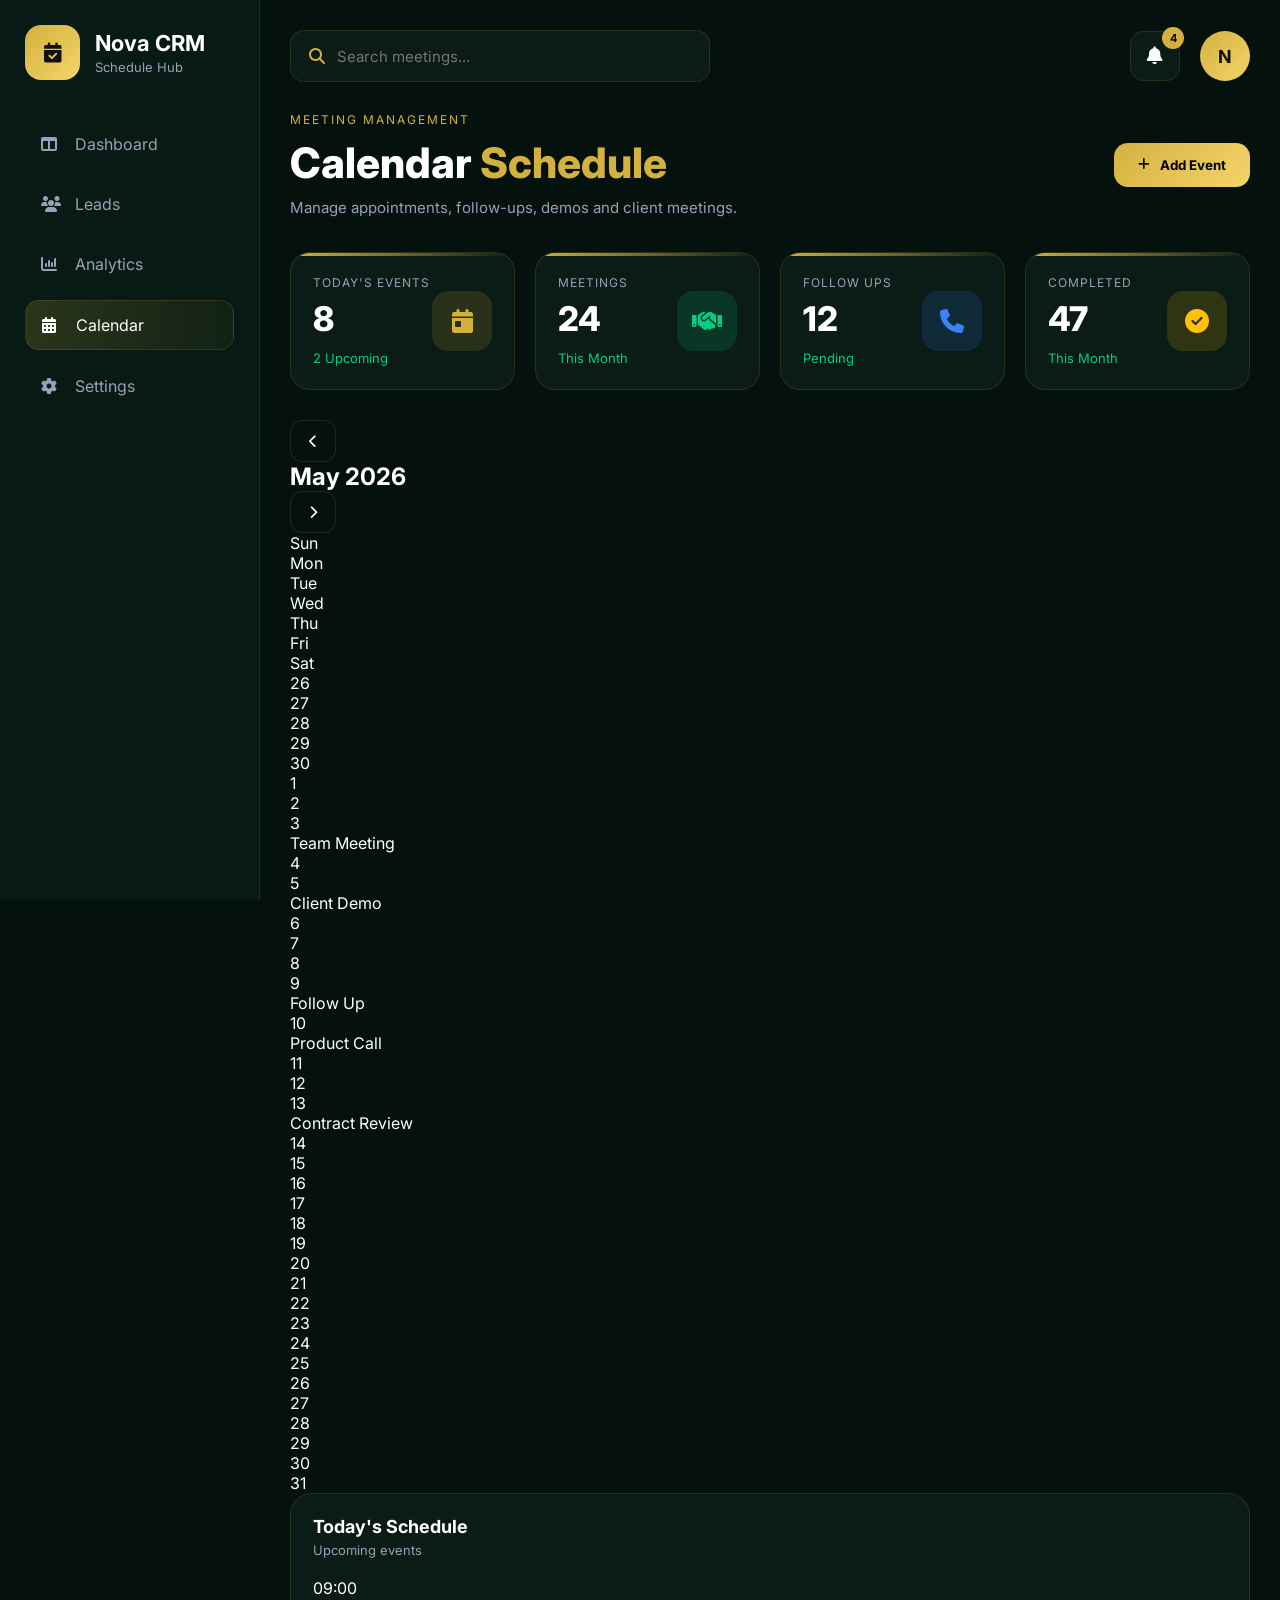
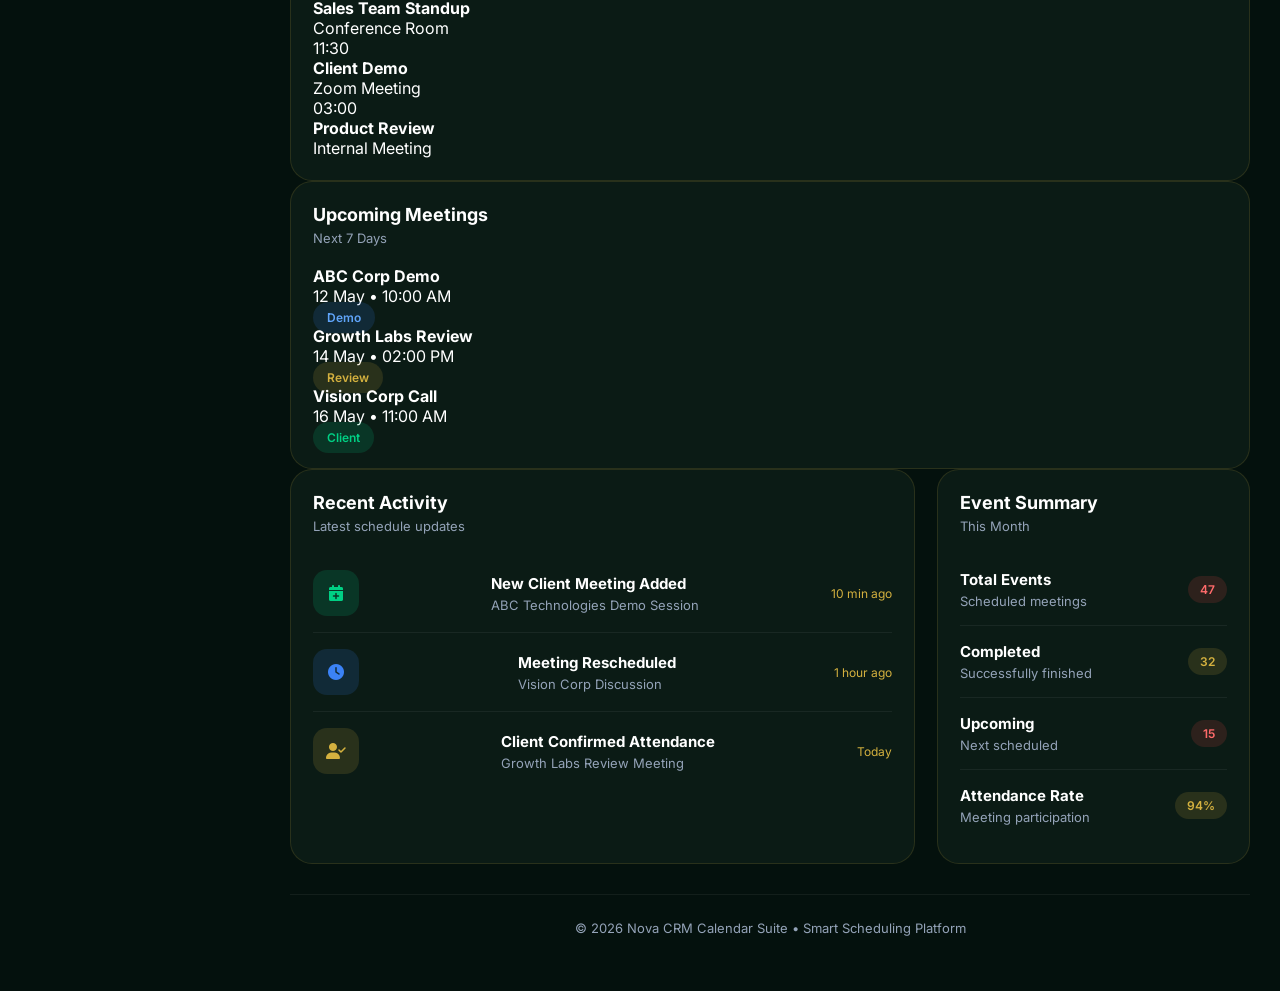
<file: calendar.html>
<!DOCTYPE html>
<html lang="en">

<head>

<meta charset="UTF-8">
<meta name="viewport" content="width=device-width, initial-scale=1.0">

<title>Nova CRM - Calendar</title>

<link rel="stylesheet" href="style.css">

<link rel="stylesheet"
href="https://cdnjs.cloudflare.com/ajax/libs/font-awesome/6.5.2/css/all.min.css"/>

</head>

<body>

<div class="app-container">

<!-- SIDEBAR -->

<aside class="sidebar">

<div class="logo-box">

<div class="logo-circle">

<i class="fa-solid fa-calendar-check"></i>

</div>

<div>

<h3>Nova CRM</h3>

<span>Schedule Hub</span>

</div>

</div>

<nav>

<ul class="nav-links">

<li>

<a href="index.html">

<i class="fa-solid fa-table-columns"></i>

<span>Dashboard</span>

</a>

</li>

<li>

<a href="leads.html">

<i class="fa-solid fa-users"></i>

<span>Leads</span>

</a>

</li>

<li>

<a href="analytics.html">

<i class="fa-solid fa-chart-column"></i>

<span>Analytics</span>

</a>

</li>

<li class="active">

<a href="calendar.html">

<i class="fa-solid fa-calendar-days"></i>

<span>Calendar</span>

</a>

</li>

<li>

<a href="settings.html">

<i class="fa-solid fa-gear"></i>

<span>Settings</span>

</a>

</li>

</ul>

</nav>

</aside>

<!-- MAIN CONTENT -->

<main class="main-content">

<!-- TOPBAR -->

<header class="topbar">

<div class="search-container">

<i class="fa-solid fa-magnifying-glass"></i>

<input
type="text"
placeholder="Search meetings...">

</div>

<div class="top-actions">

<div class="notification">

<i class="fa-solid fa-bell"></i>

<span class="notification-dot">

4

</span>

</div>

<div class="profile">

N

</div>

</div>

</header>

<!-- HERO -->

<section class="hero">

<div>

<p class="section-tag">

MEETING MANAGEMENT

</p>

<h1>

Calendar
<span>Schedule</span>

</h1>

<p class="hero-text">

Manage appointments, follow-ups, demos and client meetings.

</p>

</div>

<button class="manage-btn" id="addEventBtn">

<i class="fa-solid fa-plus"></i>

Add Event

</button>

</section>

<!-- KPI CARDS -->

<section class="stats-grid">

<div class="stat-card">

<div class="card-top">

<div>

<p class="card-label">

TODAY'S EVENTS

</p>

<h2>

8

</h2>

<span class="card-sub">

2 Upcoming

</span>

</div>

<div class="card-icon gold">

<i class="fa-solid fa-calendar-day"></i>

</div>

</div>

</div>

<div class="stat-card">

<div class="card-top">

<div>

<p class="card-label">

MEETINGS

</p>

<h2>

24

</h2>

<span class="card-sub">

This Month

</span>

</div>

<div class="card-icon green">

<i class="fa-solid fa-handshake"></i>

</div>

</div>

</div>

<div class="stat-card">

<div class="card-top">

<div>

<p class="card-label">

FOLLOW UPS

</p>

<h2>

12

</h2>

<span class="card-sub">

Pending

</span>

</div>

<div class="card-icon cyan">

<i class="fa-solid fa-phone"></i>

</div>

</div>

</div>

<div class="stat-card">

<div class="card-top">

<div>

<p class="card-label">

COMPLETED

</p>

<h2>

47

</h2>

<span class="card-sub">

This Month

</span>

</div>

<div class="card-icon yellow">

<i class="fa-solid fa-circle-check"></i>

</div>

</div>

</div>

</section>

<!-- CALENDAR HEADER -->

<section class="calendar-toolbar">

<button class="secondary-btn">

<i class="fa-solid fa-chevron-left"></i>

</button>

<h2>

May 2026

</h2>

<button class="secondary-btn">

<i class="fa-solid fa-chevron-right"></i>

</button>

</section>
<!-- ====================================
     CALENDAR SECTION
==================================== -->

<section class="calendar-layout">

    <!-- CALENDAR GRID -->

    <div class="calendar-card">

        <div class="weekdays">

            <div>Sun</div>
            <div>Mon</div>
            <div>Tue</div>
            <div>Wed</div>
            <div>Thu</div>
            <div>Fri</div>
            <div>Sat</div>

        </div>

        <div class="calendar-grid">

            <div class="day-cell muted">26</div>
            <div class="day-cell muted">27</div>
            <div class="day-cell muted">28</div>
            <div class="day-cell muted">29</div>
            <div class="day-cell muted">30</div>

            <div class="day-cell">
                <span class="day-number">1</span>
            </div>

            <div class="day-cell">
                <span class="day-number">2</span>
            </div>

            <div class="day-cell">
                <span class="day-number">3</span>

                <div class="event blue">

                    Team Meeting

                </div>

            </div>

            <div class="day-cell">
                <span class="day-number">4</span>
            </div>

            <div class="day-cell">
                <span class="day-number">5</span>

                <div class="event gold">

                    Client Demo

                </div>

            </div>

            <div class="day-cell">
                <span class="day-number">6</span>
            </div>

            <div class="day-cell">
                <span class="day-number">7</span>
            </div>

            <div class="day-cell">
                <span class="day-number">8</span>
            </div>

            <div class="day-cell">
                <span class="day-number">9</span>

                <div class="event green">

                    Follow Up

                </div>

            </div>

            <div class="day-cell today">

                <span class="day-number">10</span>

                <div class="event purple">

                    Product Call

                </div>

            </div>

            <div class="day-cell">
                <span class="day-number">11</span>
            </div>

            <div class="day-cell">
                <span class="day-number">12</span>
            </div>

            <div class="day-cell">
                <span class="day-number">13</span>

                <div class="event red">

                    Contract Review

                </div>

            </div>

            <div class="day-cell">
                <span class="day-number">14</span>
            </div>

            <div class="day-cell">
                <span class="day-number">15</span>
            </div>

            <div class="day-cell">
                <span class="day-number">16</span>
            </div>

            <div class="day-cell">
                <span class="day-number">17</span>
            </div>

            <div class="day-cell">
                <span class="day-number">18</span>
            </div>

            <div class="day-cell">
                <span class="day-number">19</span>
            </div>

            <div class="day-cell">
                <span class="day-number">20</span>
            </div>

            <div class="day-cell">
                <span class="day-number">21</span>
            </div>

            <div class="day-cell">
                <span class="day-number">22</span>
            </div>

            <div class="day-cell">
                <span class="day-number">23</span>
            </div>

            <div class="day-cell">
                <span class="day-number">24</span>
            </div>

            <div class="day-cell">
                <span class="day-number">25</span>
            </div>

            <div class="day-cell">
                <span class="day-number">26</span>
            </div>

            <div class="day-cell">
                <span class="day-number">27</span>
            </div>

            <div class="day-cell">
                <span class="day-number">28</span>
            </div>

            <div class="day-cell">
                <span class="day-number">29</span>
            </div>

            <div class="day-cell">
                <span class="day-number">30</span>
            </div>

            <div class="day-cell">
                <span class="day-number">31</span>
            </div>

        </div>

    </div>

    <!-- SIDEBAR WIDGETS -->

    <div class="schedule-panel">

        <!-- TODAY SCHEDULE -->

        <div class="chart-card">

            <div class="card-header">

                <div>

                    <h3>Today's Schedule</h3>

                    <p>Upcoming events</p>

                </div>

            </div>

            <div class="schedule-item">

                <span class="time">09:00</span>

                <div>

                    <h4>Sales Team Standup</h4>

                    <p>Conference Room</p>

                </div>

            </div>

            <div class="schedule-item">

                <span class="time">11:30</span>

                <div>

                    <h4>Client Demo</h4>

                    <p>Zoom Meeting</p>

                </div>

            </div>

            <div class="schedule-item">

                <span class="time">03:00</span>

                <div>

                    <h4>Product Review</h4>

                    <p>Internal Meeting</p>

                </div>

            </div>

        </div>

        <!-- UPCOMING MEETINGS -->

        <div class="chart-card">

            <div class="card-header">

                <div>

                    <h3>Upcoming Meetings</h3>

                    <p>Next 7 Days</p>

                </div>

            </div>

            <div class="meeting-item">

                <div>

                    <h4>ABC Corp Demo</h4>

                    <p>12 May • 10:00 AM</p>

                </div>

                <span class="status-badge status-contacted">

                    Demo

                </span>

            </div>

            <div class="meeting-item">

                <div>

                    <h4>Growth Labs Review</h4>

                    <p>14 May • 02:00 PM</p>

                </div>

                <span class="status-badge status-new">

                    Review

                </span>

            </div>

            <div class="meeting-item">

                <div>

                    <h4>Vision Corp Call</h4>

                    <p>16 May • 11:00 AM</p>

                </div>

                <span class="status-badge status-converted">

                    Client

                </span>

            </div>

        </div>

    </div>

</section>
<!-- ====================================
     RECENT ACTIVITY
==================================== -->

<section class="bottom-grid">

    <div class="activity-card">

        <div class="card-header">

            <div>

                <h3>Recent Activity</h3>

                <p>Latest schedule updates</p>

            </div>

        </div>

        <div class="activity-item">

            <div class="activity-icon green-bg">

                <i class="fa-solid fa-calendar-plus"></i>

            </div>

            <div>

                <h4>New Client Meeting Added</h4>

                <p>ABC Technologies Demo Session</p>

            </div>

            <span>10 min ago</span>

        </div>

        <div class="activity-item">

            <div class="activity-icon blue-bg">

                <i class="fa-solid fa-clock"></i>

            </div>

            <div>

                <h4>Meeting Rescheduled</h4>

                <p>Vision Corp Discussion</p>

            </div>

            <span>1 hour ago</span>

        </div>

        <div class="activity-item">

            <div class="activity-icon gold-bg">

                <i class="fa-solid fa-user-check"></i>

            </div>

            <div>

                <h4>Client Confirmed Attendance</h4>

                <p>Growth Labs Review Meeting</p>

            </div>

            <span>Today</span>

        </div>

    </div>

    <!-- EVENT SUMMARY -->

    <div class="hot-leads-card">

        <div class="card-header">

            <div>

                <h3>Event Summary</h3>

                <p>This Month</p>

            </div>

        </div>

        <div class="lead-priority">

            <div>

                <h4>Total Events</h4>

                <p>Scheduled meetings</p>

            </div>

            <span class="priority-high">

                47

            </span>

        </div>

        <div class="lead-priority">

            <div>

                <h4>Completed</h4>

                <p>Successfully finished</p>

            </div>

            <span class="priority-medium">

                32

            </span>

        </div>

        <div class="lead-priority">

            <div>

                <h4>Upcoming</h4>

                <p>Next scheduled</p>

            </div>

            <span class="priority-high">

                15

            </span>

        </div>

        <div class="lead-priority">

            <div>

                <h4>Attendance Rate</h4>

                <p>Meeting participation</p>

            </div>

            <span class="priority-medium">

                94%

            </span>

        </div>

    </div>

</section>

<!-- ====================================
     ADD EVENT MODAL
==================================== -->

<div class="modal-overlay" id="eventModal">

    <div class="modal-card">

        <div class="modal-header">

            <h3>Create New Event</h3>

            <button class="close-modal">

                <i class="fa-solid fa-xmark"></i>

            </button>

        </div>

        <form id="eventForm">

            <div class="form-grid">

                <div class="input-group">

                    <label>Event Title</label>

                    <input
                    type="text"
                    placeholder="Client Meeting">

                </div>

                <div class="input-group">

                    <label>Client Name</label>

                    <input
                    type="text"
                    placeholder="ABC Corp">

                </div>

                <div class="input-group">

                    <label>Date</label>

                    <input type="date">

                </div>

                <div class="input-group">

                    <label>Time</label>

                    <input type="time">

                </div>

                <div class="input-group full-width">

                    <label>Description</label>

                    <input
                    type="text"
                    placeholder="Meeting details">

                </div>

            </div>

            <div class="modal-actions">

                <button
                type="button"
                class="secondary-btn">

                    Cancel

                </button>

                <button
                type="submit"
                class="manage-btn">

                    Save Event

                </button>

            </div>

        </form>

    </div>

</div>

<!-- ====================================
     FOOTER
==================================== -->

<footer class="footer">

    <p>

        © 2026 Nova CRM Calendar Suite • Smart Scheduling Platform

    </p>

</footer>

</main>

</div>

<script src="calendar.js"></script>

</body>
  </html>
</file>
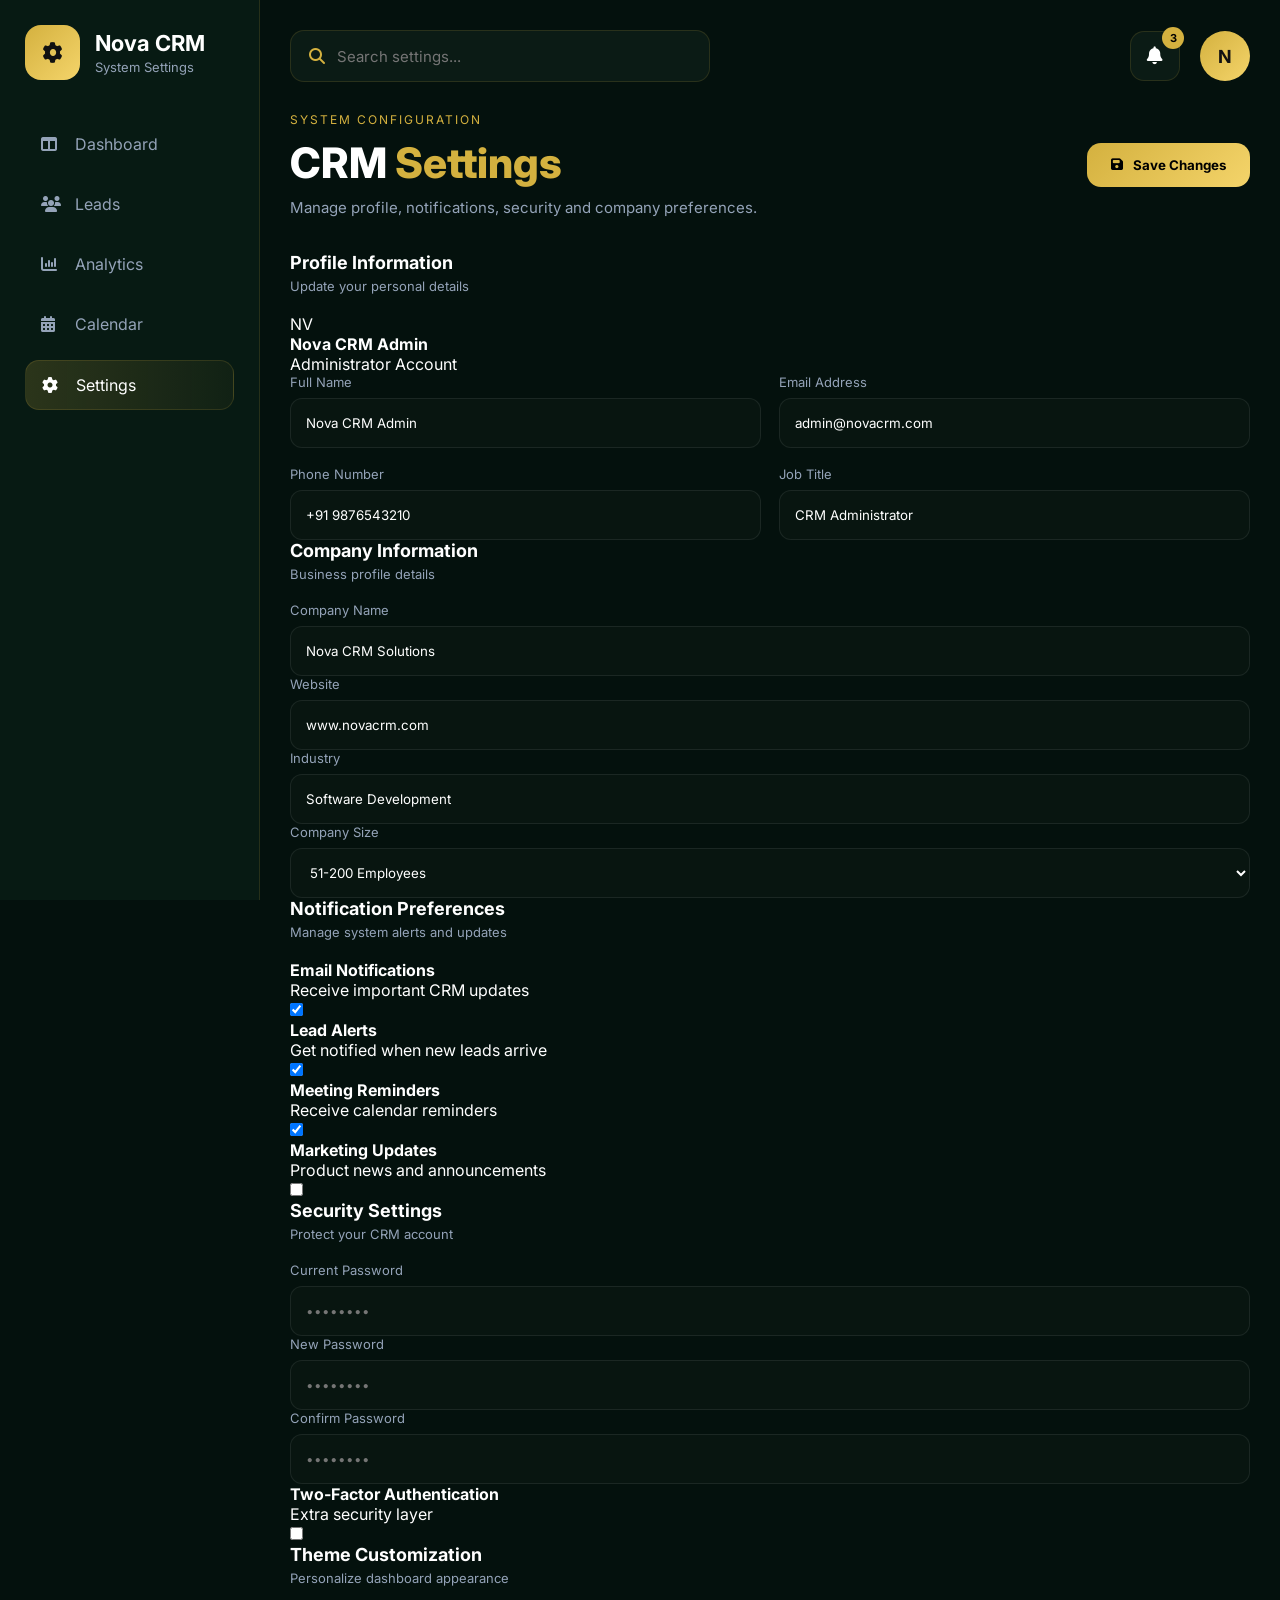
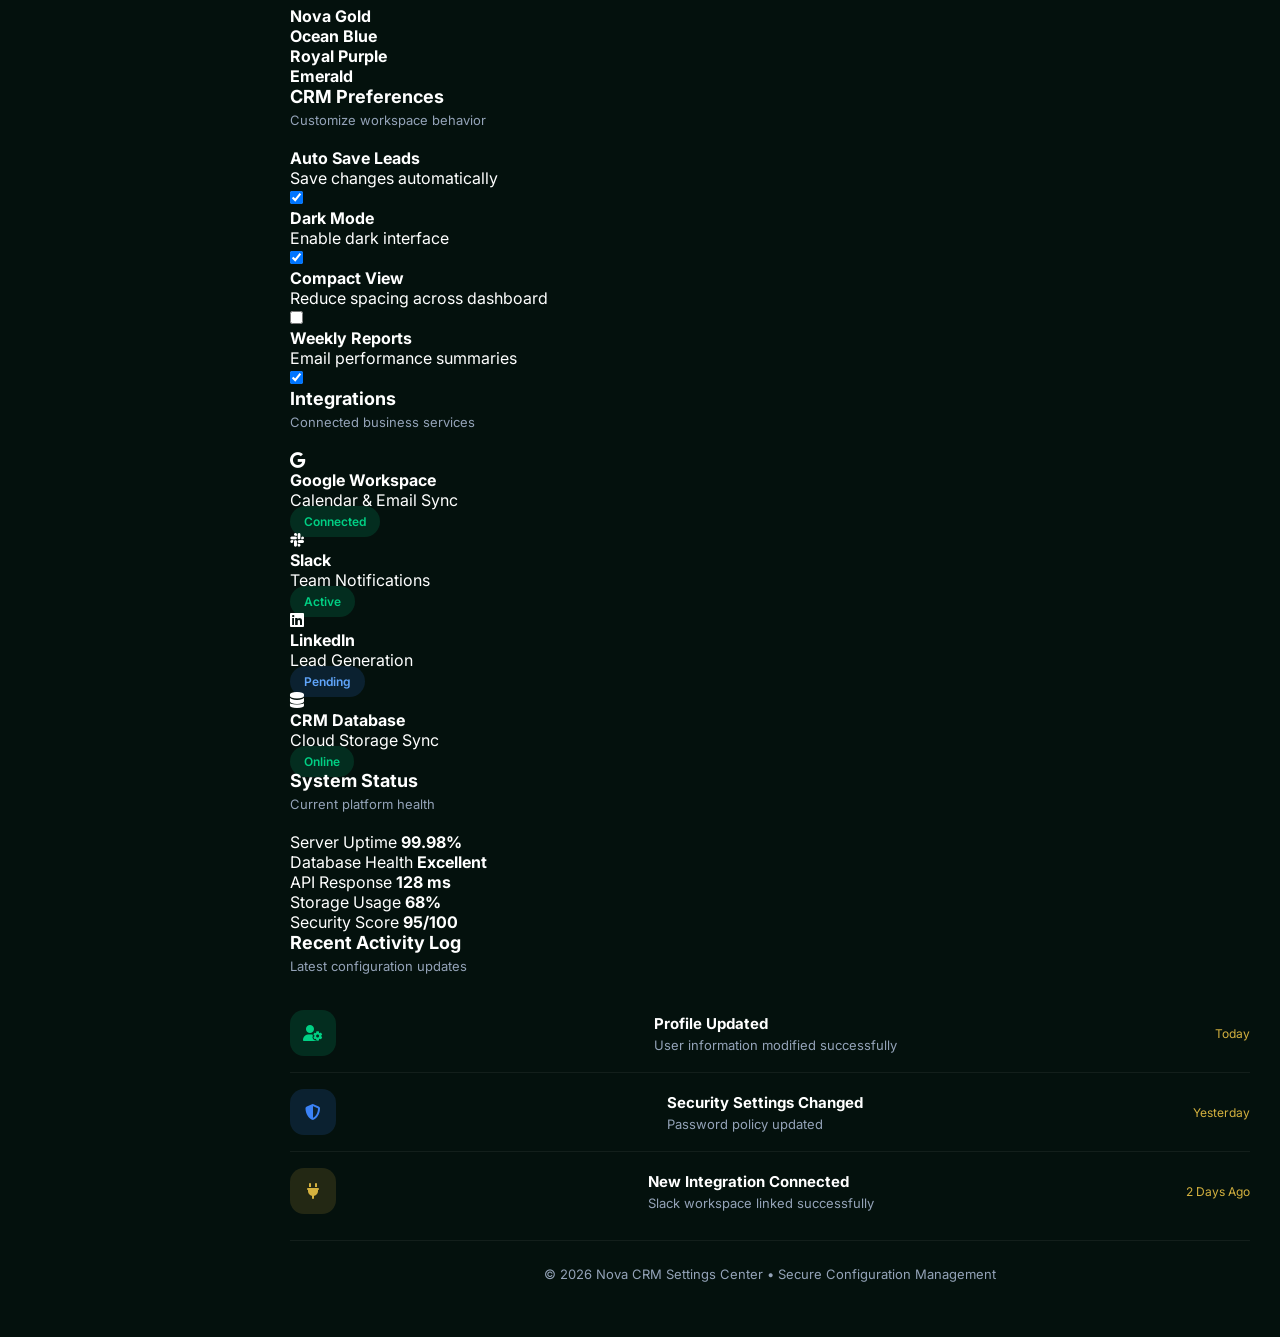
<file: settings.html>
<!DOCTYPE html>
<html lang="en">

<head>

<meta charset="UTF-8">
<meta name="viewport" content="width=device-width, initial-scale=1.0">

<title>Nova CRM - Settings</title>

<link rel="stylesheet" href="style.css">

<link rel="stylesheet"
href="https://cdnjs.cloudflare.com/ajax/libs/font-awesome/6.5.2/css/all.min.css"/>

</head>

<body>

<div class="app-container">

<!-- SIDEBAR -->

<aside class="sidebar">

<div class="logo-box">

<div class="logo-circle">

<i class="fa-solid fa-gear"></i>

</div>

<div>

<h3>Nova CRM</h3>

<span>System Settings</span>

</div>

</div>

<nav>

<ul class="nav-links">

<li>
<a href="index.html">
<i class="fa-solid fa-table-columns"></i>
<span>Dashboard</span>
</a>
</li>

<li>
<a href="leads.html">
<i class="fa-solid fa-users"></i>
<span>Leads</span>
</a>
</li>

<li>
<a href="analytics.html">
<i class="fa-solid fa-chart-column"></i>
<span>Analytics</span>
</a>
</li>

<li>
<a href="calendar.html">
<i class="fa-solid fa-calendar-days"></i>
<span>Calendar</span>
</a>
</li>

<li class="active">
<a href="settings.html">
<i class="fa-solid fa-gear"></i>
<span>Settings</span>
</a>
</li>

</ul>

</nav>

</aside>

<!-- MAIN CONTENT -->

<main class="main-content">

<!-- TOPBAR -->

<header class="topbar">

<div class="search-container">

<i class="fa-solid fa-magnifying-glass"></i>

<input
type="text"
placeholder="Search settings...">

</div>

<div class="top-actions">

<div class="notification">

<i class="fa-solid fa-bell"></i>

<span class="notification-dot">

3

</span>

</div>

<div class="profile">

N

</div>

</div>

</header>

<!-- HERO -->

<section class="hero">

<div>

<p class="section-tag">

SYSTEM CONFIGURATION

</p>

<h1>

CRM
<span>Settings</span>

</h1>

<p class="hero-text">

Manage profile, notifications, security and company preferences.

</p>

</div>

<button class="manage-btn">

<i class="fa-solid fa-floppy-disk"></i>

Save Changes

</button>

</section>

<!-- PROFILE SETTINGS -->

<section class="settings-grid">

<div class="settings-card">

<div class="card-header">

<div>

<h3>Profile Information</h3>

<p>Update your personal details</p>

</div>

</div>

<div class="profile-section">

<div class="profile-avatar">

NV

</div>

<div>

<h4>Nova CRM Admin</h4>

<p>Administrator Account</p>

</div>

</div>

<form class="settings-form">

<div class="form-grid">

<div class="input-group">

<label>Full Name</label>

<input
type="text"
value="Nova CRM Admin">

</div>

<div class="input-group">

<label>Email Address</label>

<input
type="email"
value="admin@novacrm.com">

</div>

<div class="input-group">

<label>Phone Number</label>

<input
type="text"
value="+91 9876543210">

</div>

<div class="input-group">

<label>Job Title</label>

<input
type="text"
value="CRM Administrator">

</div>

</div>

</form>

</div>

<!-- COMPANY INFO -->

<div class="settings-card">

<div class="card-header">

<div>

<h3>Company Information</h3>

<p>Business profile details</p>

</div>

</div>

<form class="settings-form">

<div class="input-group">

<label>Company Name</label>

<input
type="text"
value="Nova CRM Solutions">

</div>

<div class="input-group">

<label>Website</label>

<input
type="text"
value="www.novacrm.com">

</div>

<div class="input-group">

<label>Industry</label>

<input
type="text"
value="Software Development">

</div>

<div class="input-group">

<label>Company Size</label>

<select>

<option>1-10 Employees</option>
<option>11-50 Employees</option>
<option selected>51-200 Employees</option>
<option>200+ Employees</option>

</select>

</div>

</form>

</div>

</section>
<!-- ====================================
     NOTIFICATIONS & SECURITY
==================================== -->

<section class="settings-grid">

    <!-- NOTIFICATIONS -->

    <div class="settings-card">

        <div class="card-header">

            <div>

                <h3>Notification Preferences</h3>

                <p>Manage system alerts and updates</p>

            </div>

        </div>

        <div class="setting-row">

            <div>

                <h4>Email Notifications</h4>

                <p>Receive important CRM updates</p>

            </div>

            <label class="switch">

                <input type="checkbox" checked>

                <span class="slider"></span>

            </label>

        </div>

        <div class="setting-row">

            <div>

                <h4>Lead Alerts</h4>

                <p>Get notified when new leads arrive</p>

            </div>

            <label class="switch">

                <input type="checkbox" checked>

                <span class="slider"></span>

            </label>

        </div>

        <div class="setting-row">

            <div>

                <h4>Meeting Reminders</h4>

                <p>Receive calendar reminders</p>

            </div>

            <label class="switch">

                <input type="checkbox" checked>

                <span class="slider"></span>

            </label>

        </div>

        <div class="setting-row">

            <div>

                <h4>Marketing Updates</h4>

                <p>Product news and announcements</p>

            </div>

            <label class="switch">

                <input type="checkbox">

                <span class="slider"></span>

            </label>

        </div>

    </div>

    <!-- SECURITY -->

    <div class="settings-card">

        <div class="card-header">

            <div>

                <h3>Security Settings</h3>

                <p>Protect your CRM account</p>

            </div>

        </div>

        <div class="input-group">

            <label>Current Password</label>

            <input type="password" placeholder="••••••••">

        </div>

        <div class="input-group">

            <label>New Password</label>

            <input type="password" placeholder="••••••••">

        </div>

        <div class="input-group">

            <label>Confirm Password</label>

            <input type="password" placeholder="••••••••">

        </div>

        <div class="setting-row">

            <div>

                <h4>Two-Factor Authentication</h4>

                <p>Extra security layer</p>

            </div>

            <label class="switch">

                <input type="checkbox">

                <span class="slider"></span>

            </label>

        </div>

    </div>

</section>

<!-- ====================================
     THEME SETTINGS
==================================== -->

<section class="settings-grid">

    <div class="settings-card">

        <div class="card-header">

            <div>

                <h3>Theme Customization</h3>

                <p>Personalize dashboard appearance</p>

            </div>

        </div>

        <div class="theme-options">

            <div class="theme-box active-theme">

                <div class="theme-preview gold-theme"></div>

                <h4>Nova Gold</h4>

            </div>

            <div class="theme-box">

                <div class="theme-preview blue-theme"></div>

                <h4>Ocean Blue</h4>

            </div>

            <div class="theme-box">

                <div class="theme-preview purple-theme"></div>

                <h4>Royal Purple</h4>

            </div>

            <div class="theme-box">

                <div class="theme-preview green-theme"></div>

                <h4>Emerald</h4>

            </div>

        </div>

    </div>

    <!-- CRM PREFERENCES -->

    <div class="settings-card">

        <div class="card-header">

            <div>

                <h3>CRM Preferences</h3>

                <p>Customize workspace behavior</p>

            </div>

        </div>

        <div class="setting-row">

            <div>

                <h4>Auto Save Leads</h4>

                <p>Save changes automatically</p>

            </div>

            <label class="switch">

                <input type="checkbox" checked>

                <span class="slider"></span>

            </label>

        </div>

        <div class="setting-row">

            <div>

                <h4>Dark Mode</h4>

                <p>Enable dark interface</p>

            </div>

            <label class="switch">

                <input type="checkbox" checked>

                <span class="slider"></span>

            </label>

        </div>

        <div class="setting-row">

            <div>

                <h4>Compact View</h4>

                <p>Reduce spacing across dashboard</p>

            </div>

            <label class="switch">

                <input type="checkbox">

                <span class="slider"></span>

            </label>

        </div>

        <div class="setting-row">

            <div>

                <h4>Weekly Reports</h4>

                <p>Email performance summaries</p>

            </div>

            <label class="switch">

                <input type="checkbox" checked>

                <span class="slider"></span>

            </label>

        </div>

    </div>

</section>
<!-- ====================================
     INTEGRATIONS & SYSTEM STATUS
==================================== -->

<section class="settings-grid">

    <!-- API INTEGRATIONS -->

    <div class="settings-card">

        <div class="card-header">

            <div>

                <h3>Integrations</h3>

                <p>Connected business services</p>

            </div>

        </div>

        <div class="integration-item">

            <div class="integration-left">

                <div class="integration-icon">

                    <i class="fa-brands fa-google"></i>

                </div>

                <div>

                    <h4>Google Workspace</h4>

                    <p>Calendar & Email Sync</p>

                </div>

            </div>

            <span class="status-badge status-converted">

                Connected

            </span>

        </div>

        <div class="integration-item">

            <div class="integration-left">

                <div class="integration-icon">

                    <i class="fa-brands fa-slack"></i>

                </div>

                <div>

                    <h4>Slack</h4>

                    <p>Team Notifications</p>

                </div>

            </div>

            <span class="status-badge status-converted">

                Active

            </span>

        </div>

        <div class="integration-item">

            <div class="integration-left">

                <div class="integration-icon">

                    <i class="fa-brands fa-linkedin"></i>

                </div>

                <div>

                    <h4>LinkedIn</h4>

                    <p>Lead Generation</p>

                </div>

            </div>

            <span class="status-badge status-contacted">

                Pending

            </span>

        </div>

        <div class="integration-item">

            <div class="integration-left">

                <div class="integration-icon">

                    <i class="fa-solid fa-database"></i>

                </div>

                <div>

                    <h4>CRM Database</h4>

                    <p>Cloud Storage Sync</p>

                </div>

            </div>

            <span class="status-badge status-converted">

                Online

            </span>

        </div>

    </div>

    <!-- SYSTEM STATUS -->

    <div class="settings-card">

        <div class="card-header">

            <div>

                <h3>System Status</h3>

                <p>Current platform health</p>

            </div>

        </div>

        <div class="status-row">

            <span>Server Uptime</span>
            <strong>99.98%</strong>

        </div>

        <div class="status-row">

            <span>Database Health</span>
            <strong>Excellent</strong>

        </div>

        <div class="status-row">

            <span>API Response</span>
            <strong>128 ms</strong>

        </div>

        <div class="status-row">

            <span>Storage Usage</span>
            <strong>68%</strong>

        </div>

        <div class="status-row">

            <span>Security Score</span>
            <strong>95/100</strong>

        </div>

    </div>

</section>

<!-- ====================================
     ACTIVITY LOG
==================================== -->

<section class="settings-card">

    <div class="card-header">

        <div>

            <h3>Recent Activity Log</h3>

            <p>Latest configuration updates</p>

        </div>

    </div>

    <div class="activity-item">

        <div class="activity-icon green-bg">

            <i class="fa-solid fa-user-gear"></i>

        </div>

        <div>

            <h4>Profile Updated</h4>

            <p>User information modified successfully</p>

        </div>

        <span>Today</span>

    </div>

    <div class="activity-item">

        <div class="activity-icon blue-bg">

            <i class="fa-solid fa-shield-halved"></i>

        </div>

        <div>

            <h4>Security Settings Changed</h4>

            <p>Password policy updated</p>

        </div>

        <span>Yesterday</span>

    </div>

    <div class="activity-item">

        <div class="activity-icon gold-bg">

            <i class="fa-solid fa-plug"></i>

        </div>

        <div>

            <h4>New Integration Connected</h4>

            <p>Slack workspace linked successfully</p>

        </div>

        <span>2 Days Ago</span>

    </div>

</section>

<!-- ====================================
     SAVE SETTINGS MODAL
==================================== -->

<div class="modal-overlay" id="saveModal">

    <div class="modal-card">

        <div class="modal-header">

            <h3>Save Settings</h3>

        </div>

        <p style="margin:20px 0;color:var(--muted);">

            Are you sure you want to save all configuration changes?

        </p>

        <div class="modal-actions">

            <button class="secondary-btn" id="cancelSave">

                Cancel

            </button>

            <button class="manage-btn" id="confirmSave">

                Save Changes

            </button>

        </div>

    </div>

</div>

<!-- ====================================
     FOOTER
==================================== -->

<footer class="footer">

    <p>

        © 2026 Nova CRM Settings Center • Secure Configuration Management

    </p>

</footer>

</main>

</div>

<script src="settings.js"></script>

</body>
  </html>
</file>
<file: style.css>
/* ====================================
   NOVA CRM V2
   PROFESSIONAL SAAS DASHBOARD
==================================== */

@import url('https://fonts.googleapis.com/css2?family=Inter:wght@300;400;500;600;700;800;900&display=swap');

*{
margin:0;
padding:0;
box-sizing:border-box;
font-family:'Inter',sans-serif;
}

:root{

--bg:#04110d;
--sidebar:#071a13;
--card:#0b1b15;

--border:rgba(212,177,63,.15);

--gold:#d4b13f;
--green:#00d084;

--text:#ffffff;
--muted:#94a3b8;

--danger:#ef4444;
--blue:#3b82f6;
--purple:#8b5cf6;

}

body{

background:var(--bg);
color:var(--text);

overflow-x:hidden;

}

/* ====================
   SCROLLBAR
==================== */

::-webkit-scrollbar{
width:8px;
}

::-webkit-scrollbar-track{
background:#04110d;
}

::-webkit-scrollbar-thumb{
background:var(--gold);
border-radius:20px;
}

/* ====================
   MAIN LAYOUT
==================== */

.app-container{

display:flex;
min-height:100vh;

}

/* ====================
   SIDEBAR
==================== */

.sidebar{

width:260px;

background:var(--sidebar);

border-right:1px solid var(--border);

padding:25px;

position:fixed;

left:0;
top:0;
bottom:0;

}

.logo-box{

display:flex;
align-items:center;

gap:15px;

margin-bottom:40px;

}

.logo-circle{

width:55px;
height:55px;

border-radius:16px;

background:
linear-gradient(
135deg,
var(--gold),
#f4d46a
);

display:flex;
align-items:center;
justify-content:center;

font-size:20px;

color:#111;

}

.logo-box h3{

font-size:22px;
font-weight:700;

}

.logo-box span{

font-size:13px;
color:var(--muted);

}

.nav-links{

list-style:none;

}

.nav-links li{

margin-bottom:12px;

}

.nav-links li a{

display:flex;

align-items:center;

gap:14px;

padding:14px 16px;

text-decoration:none;

color:var(--muted);

border-radius:14px;

transition:.3s;

}

.nav-links li a:hover{

background:rgba(212,177,63,.08);

color:white;

transform:translateX(5px);

}

.nav-links li.active a{

background:
linear-gradient(
90deg,
rgba(212,177,63,.18),
rgba(212,177,63,.05)
);

color:white;

border:1px solid
var(--border);

}

.nav-links i{

width:20px;

}

/* ====================
   MAIN CONTENT
==================== */

.main-content{

margin-left:260px;

padding:30px;

width:100%;

}

/* ====================
   TOPBAR
==================== */

.topbar{

display:flex;

justify-content:space-between;

align-items:center;

margin-bottom:30px;

}

.search-container{

width:420px;

height:52px;

display:flex;

align-items:center;

gap:12px;

padding:0 18px;

background:var(--card);

border:1px solid
var(--border);

border-radius:14px;

}

.search-container i{

color:var(--gold);

}

.search-container input{

width:100%;

background:none;

border:none;

outline:none;

color:white;

font-size:15px;

}

.top-actions{

display:flex;

align-items:center;

gap:20px;

}

/* ====================
   NOTIFICATION
==================== */

.notification{

width:50px;
height:50px;

border-radius:14px;

display:flex;

align-items:center;
justify-content:center;

background:var(--card);

border:1px solid
var(--border);

position:relative;

cursor:pointer;

}

.notification i{

font-size:18px;

}

.notification-dot{

position:absolute;

top:-5px;
right:-5px;

width:22px;
height:22px;

border-radius:50%;

background:var(--gold);

display:flex;

align-items:center;
justify-content:center;

font-size:11px;

font-weight:700;

color:black;

}

/* ====================
   PROFILE
==================== */

.profile{

width:50px;
height:50px;

border-radius:50%;

background:
linear-gradient(
135deg,
var(--gold),
#f4d46a
);

display:flex;

align-items:center;
justify-content:center;

font-weight:700;

font-size:18px;

color:#111;

cursor:pointer;

}

/* ====================
   HERO
==================== */

.hero{

display:flex;

justify-content:space-between;

align-items:center;

margin-bottom:35px;

}

.section-tag{

font-size:12px;

letter-spacing:2px;

color:var(--gold);

margin-bottom:10px;

}

.hero h1{

font-size:42px;

font-weight:800;

margin-bottom:10px;

}

.hero h1 span{

color:var(--gold);

}

.hero-text{

color:var(--muted);

font-size:15px;

}

.manage-btn{

padding:14px 24px;

border:none;

outline:none;

cursor:pointer;

border-radius:14px;

background:
linear-gradient(
135deg,
var(--gold),
#f4d46a
);

font-weight:700;

display:flex;

align-items:center;

gap:10px;

transition:.3s;

}

.manage-btn:hover{

transform:translateY(-3px);

}
/* ====================================
   KPI CARDS
==================================== */

.stats-grid{

display:grid;

grid-template-columns:
repeat(4,1fr);

gap:20px;

margin-bottom:30px;

}

.stat-card{

background:var(--card);

border:1px solid var(--border);

border-radius:20px;

padding:22px;

transition:.3s;

position:relative;

overflow:hidden;

}

.stat-card::before{

content:"";

position:absolute;

top:0;
left:0;

width:100%;
height:3px;

background:
linear-gradient(
90deg,
var(--gold),
transparent
);

}

.stat-card:hover{

transform:translateY(-6px);

border-color:
rgba(212,177,63,.4);

}

.card-top{

display:flex;

justify-content:space-between;

align-items:center;

}

.card-label{

font-size:12px;

letter-spacing:1px;

color:var(--muted);

margin-bottom:8px;

}

.stat-card h2{

font-size:34px;

font-weight:800;

margin-bottom:8px;

}

.card-sub{

font-size:13px;

color:var(--green);

}

.card-icon{

width:60px;
height:60px;

border-radius:16px;

display:flex;

align-items:center;
justify-content:center;

font-size:24px;

}

.card-icon.green{

background:
rgba(0,208,132,.15);

color:var(--green);

}

.card-icon.cyan{

background:
rgba(59,130,246,.15);

color:var(--blue);

}

.card-icon.gold{

background:
rgba(212,177,63,.15);

color:var(--gold);

}

.card-icon.yellow{

background:
rgba(255,193,7,.15);

color:#ffc107;

}

/* ====================================
   ANALYTICS GRID
==================================== */

.analytics-grid{

display:grid;

grid-template-columns:
2fr 1fr;

gap:22px;

margin-bottom:25px;

}

.second-grid{

grid-template-columns:
2fr 1fr;

}

/* ====================================
   CHART CARDS
==================================== */

.chart-card{

background:var(--card);

border:1px solid var(--border);

border-radius:22px;

padding:22px;

transition:.3s;

}

.chart-card:hover{

border-color:
rgba(212,177,63,.35);

}

.card-header{

display:flex;

justify-content:space-between;

align-items:center;

margin-bottom:20px;

}

.card-header h3{

font-size:18px;

font-weight:700;

margin-bottom:5px;

}

.card-header p{

font-size:13px;

color:var(--muted);

}

.mini-btn{

padding:8px 14px;

background:
rgba(212,177,63,.12);

border:1px solid
var(--border);

color:var(--gold);

border-radius:10px;

cursor:pointer;

font-size:13px;

}

/* ====================================
   PIPELINE TREND
==================================== */

.pipeline-card{

min-height:420px;

}

.pipeline-card canvas{

width:100% !important;

height:300px !important;

}

/* ====================================
   STATUS CHART
==================================== */

.status-card{

display:flex;

flex-direction:column;

justify-content:center;

}

.status-chart-wrapper{

width:240px;

height:240px;

margin:auto;

}

.status-chart-wrapper canvas{

width:100% !important;

height:100% !important;

}

.status-legend{

display:grid;

grid-template-columns:
repeat(2,1fr);

gap:12px;

margin-top:20px;

}

.legend-item{

display:flex;

align-items:center;

gap:10px;

font-size:14px;

}

.dot{

width:12px;
height:12px;

border-radius:50%;

}

.converted{

background:#00d084;

}

.contacted{

background:#3b82f6;

}

.newlead{

background:#d4b13f;

}

.lost{

background:#ef4444;

}

/* ====================================
   SOURCE CHART
==================================== */

#sourceChart{

height:320px !important;

}

/* ====================================
   SUMMARY CARD
==================================== */

.summary-card{

display:flex;

flex-direction:column;

justify-content:center;

}

.summary-item{

display:flex;

justify-content:space-between;

align-items:center;

padding:16px 0;

border-bottom:1px solid
rgba(255,255,255,.06);

}

.summary-item:last-child{

border-bottom:none;

}

.summary-item span{

color:var(--muted);

font-size:14px;

}

.summary-item strong{

font-size:18px;

color:var(--gold);

}

/* ====================================
   RESPONSIVE
==================================== */

@media(max-width:1200px){

.stats-grid{

grid-template-columns:
repeat(2,1fr);

}

}

@media(max-width:900px){

.analytics-grid,
.second-grid{

grid-template-columns:1fr;

}

}

@media(max-width:700px){

.stats-grid{

grid-template-columns:1fr;

}

.hero{

flex-direction:column;

align-items:flex-start;

gap:20px;

}

.search-container{

width:100%;

}

}
/* ====================================
   BOTTOM GRID
==================================== */

.bottom-grid{

display:grid;

grid-template-columns:
2fr 1fr;

gap:22px;

margin-bottom:30px;

}

/* ====================================
   RECENT ACTIVITY
==================================== */

.activity-card{

background:var(--card);

border:1px solid var(--border);

border-radius:22px;

padding:22px;

}

.activity-item{

display:flex;

align-items:center;

justify-content:space-between;

gap:15px;

padding:16px 0;

border-bottom:1px solid
rgba(255,255,255,.06);

transition:.3s;

}

.activity-item:last-child{

border-bottom:none;

}

.activity-item:hover{

transform:translateX(5px);

}

.activity-item h4{

font-size:15px;

margin-bottom:4px;

}

.activity-item p{

font-size:13px;

color:var(--muted);

}

.activity-item span{

font-size:12px;

color:var(--gold);

white-space:nowrap;

}

.activity-icon{

width:46px;
height:46px;

border-radius:14px;

display:flex;

align-items:center;
justify-content:center;

font-size:16px;

flex-shrink:0;

}

.green-bg{

background:
rgba(0,208,132,.15);

color:var(--green);

}

.gold-bg{

background:
rgba(212,177,63,.15);

color:var(--gold);

}

.blue-bg{

background:
rgba(59,130,246,.15);

color:var(--blue);

}

.purple-bg{

background:
rgba(139,92,246,.15);

color:var(--purple);

}

/* ====================================
   HOT LEADS
==================================== */

.hot-leads-card{

background:var(--card);

border:1px solid var(--border);

border-radius:22px;

padding:22px;

}

.lead-priority{

display:flex;

justify-content:space-between;

align-items:center;

padding:16px 0;

border-bottom:1px solid
rgba(255,255,255,.06);

}

.lead-priority:last-child{

border-bottom:none;

}

.lead-priority h4{

font-size:15px;

margin-bottom:4px;

}

.lead-priority p{

font-size:13px;

color:var(--muted);

}

.priority-high{

background:
rgba(239,68,68,.15);

color:#ff6b6b;

padding:6px 12px;

border-radius:30px;

font-size:12px;

font-weight:600;

}

.priority-medium{

background:
rgba(212,177,63,.15);

color:var(--gold);

padding:6px 12px;

border-radius:30px;

font-size:12px;

font-weight:600;

}

/* ====================================
   FOOTER
==================================== */

.footer{

padding:25px 0;

text-align:center;

border-top:1px solid
rgba(255,255,255,.06);

margin-top:10px;

}

.footer p{

font-size:13px;

color:var(--muted);

}

/* ====================================
   PREMIUM HOVER EFFECTS
==================================== */

.chart-card,
.activity-card,
.hot-leads-card,
.stat-card{

transition:
all .35s ease;

}

.chart-card:hover,
.activity-card:hover,
.hot-leads-card:hover{

transform:translateY(-4px);

box-shadow:
0 10px 30px
rgba(212,177,63,.08);

}

/* ====================================
   SOFT GLOW
==================================== */

.stat-card:hover .card-icon{

transform:scale(1.08);

}

.card-icon{

transition:.3s;

}

/* ====================================
   MOBILE SIDEBAR
==================================== */

@media(max-width:900px){

.sidebar{

width:90px;

padding:20px 10px;

}

.logo-box div:last-child{

display:none;

}

.nav-links span{

display:none;

}

.main-content{

margin-left:90px;

}

}

/* ====================================
   MOBILE
==================================== */

@media(max-width:768px){

.sidebar{

display:none;

}

.main-content{

margin-left:0;

padding:20px;

}

.topbar{

flex-direction:column;

gap:15px;

align-items:stretch;

}

.top-actions{

justify-content:flex-end;

}

.bottom-grid{

grid-template-columns:1fr;

}

.activity-item{

flex-wrap:wrap;

}

}

/* ====================================
   ULTRA SMALL
==================================== */

@media(max-width:480px){

.hero h1{

font-size:30px;

}

.stat-card h2{

font-size:28px;

}

.search-container{

height:48px;

}

.manage-btn{

width:100%;

justify-content:center;

}

}
/* FLOATING ORBS */

#orbContainer{

position:fixed;

inset:0;

pointer-events:none;

overflow:hidden;

z-index:-1;

}

.floating-orb{

position:absolute;

width:220px;
height:220px;

border-radius:50%;

background:
radial-gradient(
circle,
rgba(212,177,63,.08),
transparent
);

filter:blur(30px);

animation:
floatOrb linear infinite;

}

@keyframes floatOrb{

0%{
transform:
translateY(0px)
translateX(0px);
}

50%{
transform:
translateY(-80px)
translateX(40px);
}

100%{
transform:
translateY(0px)
translateX(0px);
}

}

/* NOTIFICATION PULSE */

.pulse{

animation:
pulseEffect 1s ease;

}

@keyframes pulseEffect{

0%{
transform:scale(1);
}

50%{
transform:scale(1.25);
}

100%{
transform:scale(1);
}

}
/* ====================================
   LEADS PAGE
==================================== */

.lead-toolbar{

display:flex;
justify-content:space-between;
align-items:center;

margin-bottom:25px;
gap:20px;

}

.toolbar-left,
.toolbar-right{

display:flex;
gap:12px;
align-items:center;

}

.toolbar-left select{

background:var(--card);

border:1px solid var(--border);

color:white;

padding:12px 16px;

border-radius:12px;

outline:none;

cursor:pointer;

}

.secondary-btn{

padding:12px 18px;

border-radius:12px;

background:transparent;

border:1px solid var(--border);

color:white;

cursor:pointer;

transition:.3s;

}

.secondary-btn:hover{

background:
rgba(212,177,63,.1);

}

/* ====================================
   TABLE CARD
==================================== */

.table-card{

background:var(--card);

border:1px solid var(--border);

border-radius:22px;

padding:22px;

overflow:hidden;

}

.table-header{

display:flex;

justify-content:space-between;

align-items:center;

margin-bottom:25px;

}

.table-header h3{

font-size:20px;

margin-bottom:5px;

}

.table-header p{

font-size:13px;

color:var(--muted);

}

.lead-count{

background:
rgba(212,177,63,.12);

color:var(--gold);

padding:8px 14px;

border-radius:30px;

font-size:13px;

font-weight:600;

}

/* ====================================
   TABLE
==================================== */

.table-wrapper{

overflow-x:auto;

}

.lead-table{

width:100%;

border-collapse:collapse;

min-width:1000px;

}

.lead-table th{

text-align:left;

padding:18px;

font-size:13px;

color:var(--muted);

border-bottom:1px solid
rgba(255,255,255,.08);

}

.lead-table td{

padding:18px;

border-bottom:1px solid
rgba(255,255,255,.06);

}

.lead-table tbody tr{

transition:.3s;

}

.lead-table tbody tr:hover{

background:
rgba(255,255,255,.02);

}

/* ====================================
   USER CELL
==================================== */

.user-cell{

display:flex;

align-items:center;

gap:12px;

}

.user-avatar{

width:45px;
height:45px;

border-radius:50%;

display:flex;

align-items:center;
justify-content:center;

font-weight:700;

background:
linear-gradient(
135deg,
var(--gold),
#f4d46a
);

color:#111;

}

.user-cell strong{

display:block;

margin-bottom:4px;

}

.user-cell small{

color:var(--muted);

}

/* ====================================
   STATUS BADGES
==================================== */

.status-badge{

padding:8px 14px;

border-radius:30px;

font-size:12px;

font-weight:600;

}

.status-new{

background:
rgba(212,177,63,.15);

color:var(--gold);

}

.status-contacted{

background:
rgba(59,130,246,.15);

color:#60a5fa;

}

.status-converted{

background:
rgba(0,208,132,.15);

color:var(--green);

}

.status-lost{

background:
rgba(239,68,68,.15);

color:#ff6b6b;

}

/* ====================================
   PRIORITY BADGES
==================================== */

.priority-badge{

padding:8px 14px;

border-radius:30px;

font-size:12px;

font-weight:600;

}

.priority-badge.high{

background:
rgba(239,68,68,.15);

color:#ff6b6b;

}

.priority-badge.medium{

background:
rgba(212,177,63,.15);

color:var(--gold);

}

.priority-badge.low{

background:
rgba(0,208,132,.15);

color:var(--green);

}

/* ====================================
   ACTION BUTTONS
==================================== */

.action-buttons{

display:flex;
gap:10px;

}

.icon-btn{

width:38px;
height:38px;

border:none;

border-radius:10px;

cursor:pointer;

transition:.3s;

display:flex;

align-items:center;
justify-content:center;

}

.view-btn{

background:
rgba(59,130,246,.15);

color:#60a5fa;

}

.edit-btn{

background:
rgba(212,177,63,.15);

color:var(--gold);

}

.delete-btn{

background:
rgba(239,68,68,.15);

color:#ff6b6b;

}

.icon-btn:hover{

transform:translateY(-2px);

}

/* ====================================
   MODAL
==================================== */

.modal-overlay{

position:fixed;

inset:0;

background:
rgba(0,0,0,.65);

backdrop-filter:blur(8px);

display:none;

align-items:center;
justify-content:center;

padding:20px;

z-index:999;

}

.modal-card{

width:100%;
max-width:700px;

background:var(--card);

border:1px solid var(--border);

border-radius:24px;

padding:25px;

}

.modal-header{

display:flex;

justify-content:space-between;

align-items:center;

margin-bottom:25px;

}

.close-modal{

background:none;

border:none;

color:white;

font-size:22px;

cursor:pointer;

}

.form-grid{

display:grid;

grid-template-columns:
repeat(2,1fr);

gap:18px;

}

.input-group{

display:flex;

flex-direction:column;

}

.input-group label{

margin-bottom:8px;

font-size:13px;

color:var(--muted);

}

.input-group input,
.input-group select{

height:50px;

background:#081510;

border:1px solid
rgba(255,255,255,.08);

border-radius:12px;

padding:0 15px;

color:white;

outline:none;

}

.input-group input:focus,
.input-group select:focus{

border-color:var(--gold);

}

.full-width{

grid-column:1/-1;

}

.modal-actions{

display:flex;

justify-content:flex-end;

gap:12px;

margin-top:25px;

}

/* ====================================
   LEAD PROFILE
==================================== */

.lead-profile{

text-align:center;

margin-bottom:25px;

}

.lead-avatar{

width:90px;
height:90px;

border-radius:50%;

margin:auto;

display:flex;

align-items:center;
justify-content:center;

font-size:30px;

font-weight:700;

background:
linear-gradient(
135deg,
var(--gold),
#f4d46a
);

color:#111;

margin-bottom:15px;

}

.lead-profile p{

color:var(--muted);

}

.lead-details{

display:flex;
flex-direction:column;
gap:15px;

}

.detail-row{

display:flex;

justify-content:space-between;

padding:14px 0;

border-bottom:1px solid
rgba(255,255,255,.06);

}

.detail-row span{

color:var(--muted);

}

/* ====================================
   RESPONSIVE
==================================== */

@media(max-width:900px){

.lead-toolbar{

flex-direction:column;

align-items:stretch;

}

.toolbar-left,
.toolbar-right{

flex-wrap:wrap;

}

.form-grid{

grid-template-columns:1fr;

}

}
/* ====================================
   ANALYTICS PAGE
==================================== */

/* Leaderboard */

.leaderboard{

display:flex;
flex-direction:column;
gap:16px;

}

.leader-item{

display:flex;

justify-content:space-between;

align-items:center;

padding:16px;

background:
rgba(255,255,255,.03);

border:1px solid
rgba(255,255,255,.05);

border-radius:14px;

transition:.3s;

}

.leader-item:hover{

transform:translateX(6px);

border-color:
rgba(212,177,63,.25);

}

.leader-item h4{

font-size:15px;

margin-bottom:4px;

}

.leader-item p{

font-size:12px;

color
</file>
